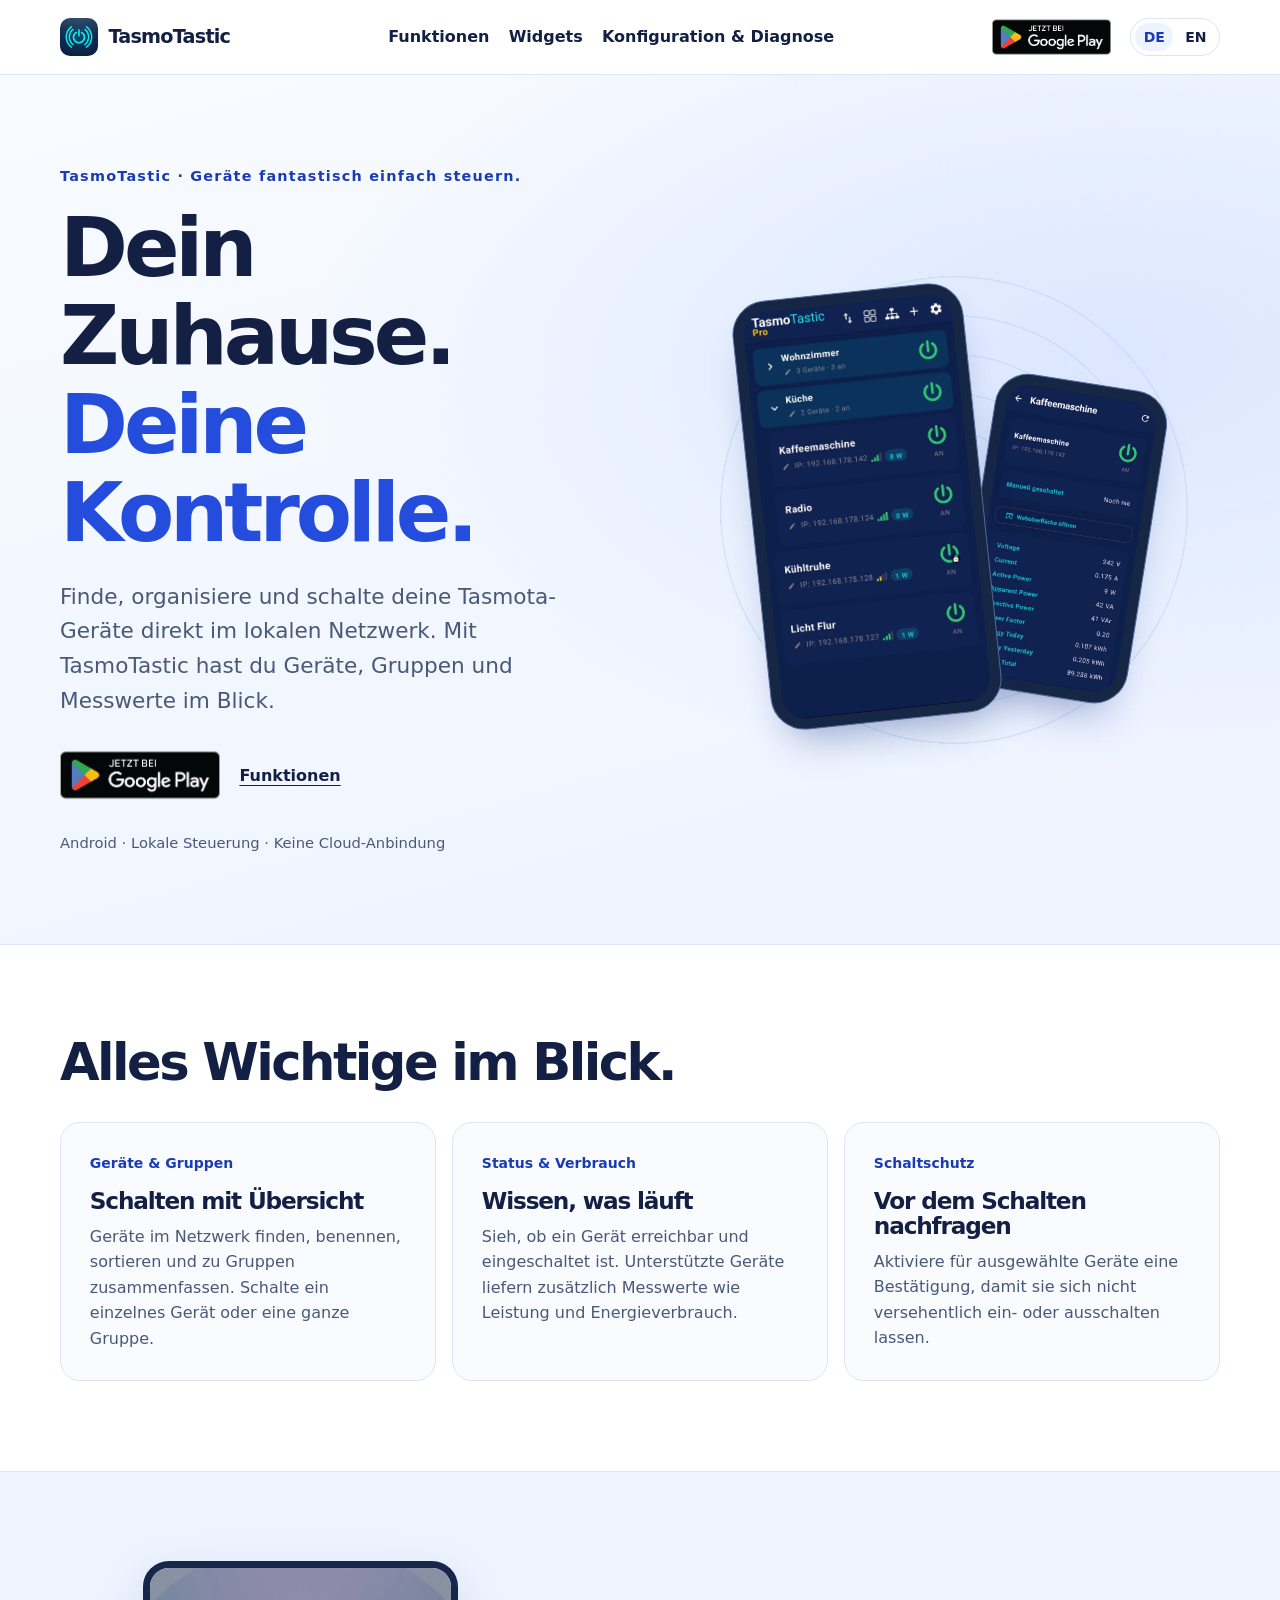
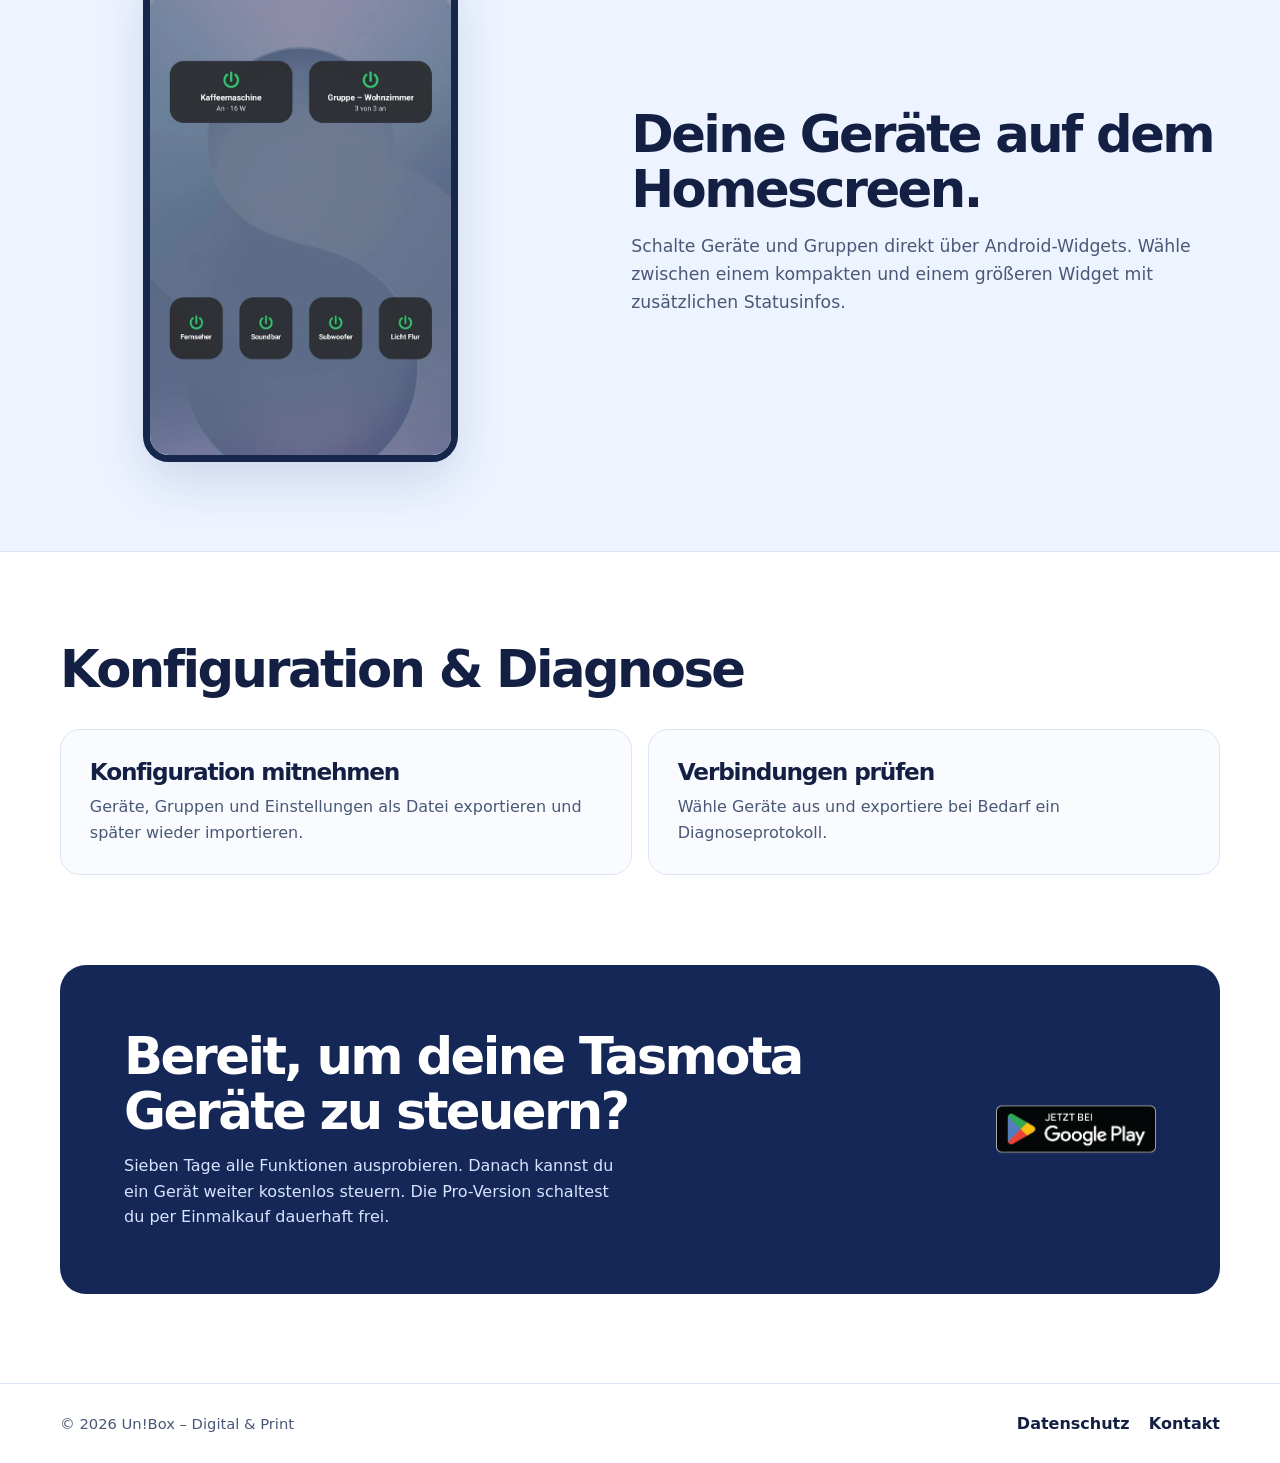
<file: index.html>
<!doctype html>
<html lang="de">
<head>
  <meta charset="utf-8">
  <meta name="viewport" content="width=device-width, initial-scale=1">
  <title>TasmoTastic · Tasmota für Android</title>
  <meta name="description" content="TasmoTastic für Android: Tasmota-Geräte im lokalen Netzwerk finden, gruppieren und steuern. Mit Widgets, Messwerten und Konfigurationssicherung.">
  <meta name="theme-color" content="#eef4ff">
  <meta property="og:title" content="TasmoTastic">
  <meta property="og:description" content="TasmoTastic für Android: Tasmota-Geräte im lokalen Netzwerk finden, gruppieren und steuern. Mit Widgets, Messwerten und Konfigurationssicherung.">
  <meta property="og:image" content="https://unbox-digital-print.github.io/tasmotastic/assets/icon.png">
  <link rel="canonical" href="https://unbox-digital-print.github.io/tasmotastic/">
  <link rel="alternate" hreflang="de" href="https://unbox-digital-print.github.io/tasmotastic/">
  <link rel="alternate" hreflang="en" href="https://unbox-digital-print.github.io/tasmotastic/en/">
  <link rel="icon" href="assets/icon.png">
  <link rel="stylesheet" href="style.css?v=2">
</head>
<body>
  <a class="skip" href="#main">Zum Inhalt</a>
  <header>
    <nav class="wrap nav" aria-label="Hauptnavigation">
      <a class="brand" href="index.html"><img src="assets/icon.png" width="38" height="38" alt="">TasmoTastic</a>
      <div class="nav-links"><a href="#features">Funktionen</a><a href="#widgets">Widgets</a><a href="#tools">Konfiguration &amp; Diagnose</a></div>
      <div class="nav-actions">
        <a class="play-badge play-badge-small" href="https://play.google.com/store/apps/details?id=com.unbox_digital_print.tasmotastic&amp;hl=de"><img src="assets/google-play-de.png" width="646" height="250" alt="Jetzt bei Google Play"></a>
        <div class="lang"><a href="index.html" hreflang="de" lang="de" aria-label="Deutsch" aria-current="page">DE</a>
        <a href="en/index.html" hreflang="en" lang="en" aria-label="English">EN</a></div>
      </div>
    </nav>
  </header>
  <main id="main">
    <div class="hero-zone">
      <section class="wrap hero" aria-labelledby="headline">
        <div>
          <p class="eyebrow">TasmoTastic · Geräte fantastisch einfach steuern.</p>
          <h1 id="headline">Dein Zuhause.<br><em>Deine Kontrolle.</em></h1>
          <p class="lead">Finde, organisiere und schalte deine Tasmota-Geräte direkt im lokalen Netzwerk. Mit TasmoTastic hast du Geräte, Gruppen und Messwerte im Blick.</p>
          <div class="actions"><a class="play-badge" href="https://play.google.com/store/apps/details?id=com.unbox_digital_print.tasmotastic&amp;hl=de"><img src="assets/google-play-de.png" width="646" height="250" alt="Jetzt bei Google Play"></a>
          <a class="secondary" href="#features">Funktionen</a></div>
          <p class="hero-facts">Android · Lokale Steuerung · Keine Cloud-Anbindung</p>
        </div>
        <figure class="hero-art">
          <div class="phones">
            <div class="phone front"><img src="assets/de-00.webp" width="900" height="1751" alt="TasmoTastic-Geräteliste mit Gruppen und Schaltzuständen"></div>
            <div class="phone back"><img src="assets/de-02.webp" width="900" height="1740" alt="Gerätedetails mit Messwerten einer Kaffeemaschine"></div>
          </div>
        </figure>
      </section>
    </div>
    <section class="wrap section" id="features" aria-labelledby="feature-title">
      <h2 id="feature-title">Alles Wichtige im Blick.</h2>
      <div class="features"><article class="feature"><p class="feature-mark">Geräte &amp; Gruppen</p><h3>Schalten mit Übersicht</h3><p>Geräte im Netzwerk finden, benennen, sortieren und zu Gruppen zusammenfassen. Schalte ein einzelnes Gerät oder eine ganze Gruppe.</p></article>
<article class="feature"><p class="feature-mark">Status &amp; Verbrauch</p><h3>Wissen, was läuft</h3><p>Sieh, ob ein Gerät erreichbar und eingeschaltet ist. Unterstützte Geräte liefern zusätzlich Messwerte wie Leistung und Energieverbrauch.</p></article>
<article class="feature"><p class="feature-mark">Schaltschutz</p><h3>Vor dem Schalten nachfragen</h3><p>Aktiviere für ausgewählte Geräte eine Bestätigung, damit sie sich nicht versehentlich ein- oder ausschalten lassen.</p></article></div>
    </section>
    <section class="spotlight section" id="widgets" aria-labelledby="widget-title">
      <div class="wrap spotlight-grid">
        <figure class="widget-image"><img src="assets/de-07.webp" width="782" height="1263" alt="Android-Homescreen mit kompakten und großen TasmoTastic-Widgets" loading="lazy"></figure>
        <div>
          <h2 id="widget-title">Deine Geräte auf dem Homescreen.</h2>
          <p class="section-intro">Schalte Geräte und Gruppen direkt über Android-Widgets. Wähle zwischen einem kompakten und einem größeren Widget mit zusätzlichen Statusinfos.</p>
        </div>
      </div>
    </section>
    <section class="wrap section" id="tools" aria-labelledby="tools-title">
      <h2 id="tools-title">Konfiguration &amp; Diagnose</h2>
      <div class="features tools-grid">
        <article class="feature">
          <h3>Konfiguration mitnehmen</h3>
          <p>Geräte, Gruppen und Einstellungen als Datei exportieren und später wieder importieren.</p>
        </article>
        <article class="feature">
          <h3>Verbindungen prüfen</h3>
          <p>Wähle Geräte aus und exportiere bei Bedarf ein Diagnoseprotokoll.</p>
        </article>
      </div>
    </section>
    <section class="wrap section download-section" aria-labelledby="download-title">
      <div class="cta">
        <div><h2 id="download-title">Bereit, um deine Tasmota Geräte zu steuern?</h2><p>Sieben Tage alle Funktionen ausprobieren. Danach kannst du ein Gerät weiter kostenlos steuern. Die Pro-Version schaltest du per Einmalkauf dauerhaft frei.</p></div>
        <a class="play-badge" href="https://play.google.com/store/apps/details?id=com.unbox_digital_print.tasmotastic&amp;hl=de"><img src="assets/google-play-de.png" width="646" height="250" alt="Jetzt bei Google Play"></a>
      </div>
    </section>
  </main>
  <footer>
    <div class="wrap footer-inner">
      <p>© 2026 Un!Box – Digital &amp; Print</p>
      <div class="footer-links"><a href="privacy.html">Datenschutz</a><a href="mailto:unbox.digital.printing@gmail.com">Kontakt</a></div>
    </div>
  </footer>
</body>
</html>
</file>
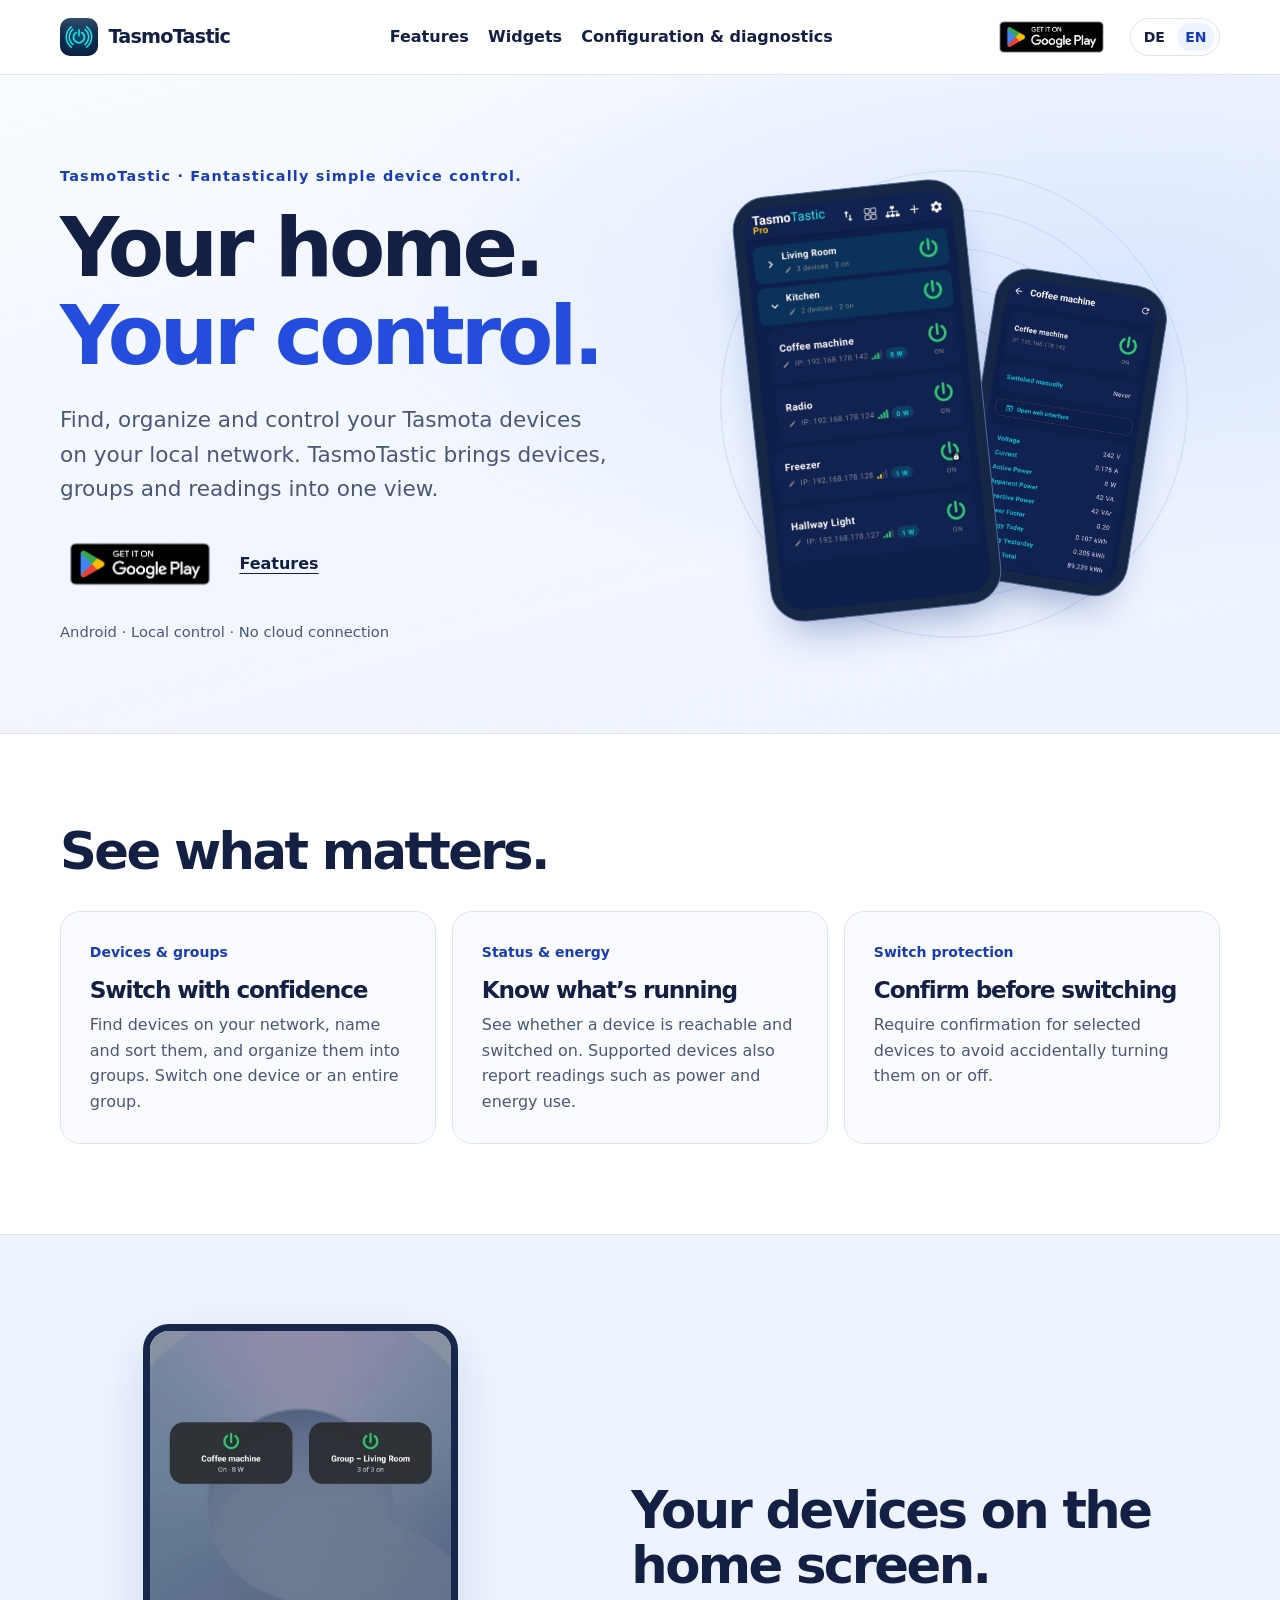
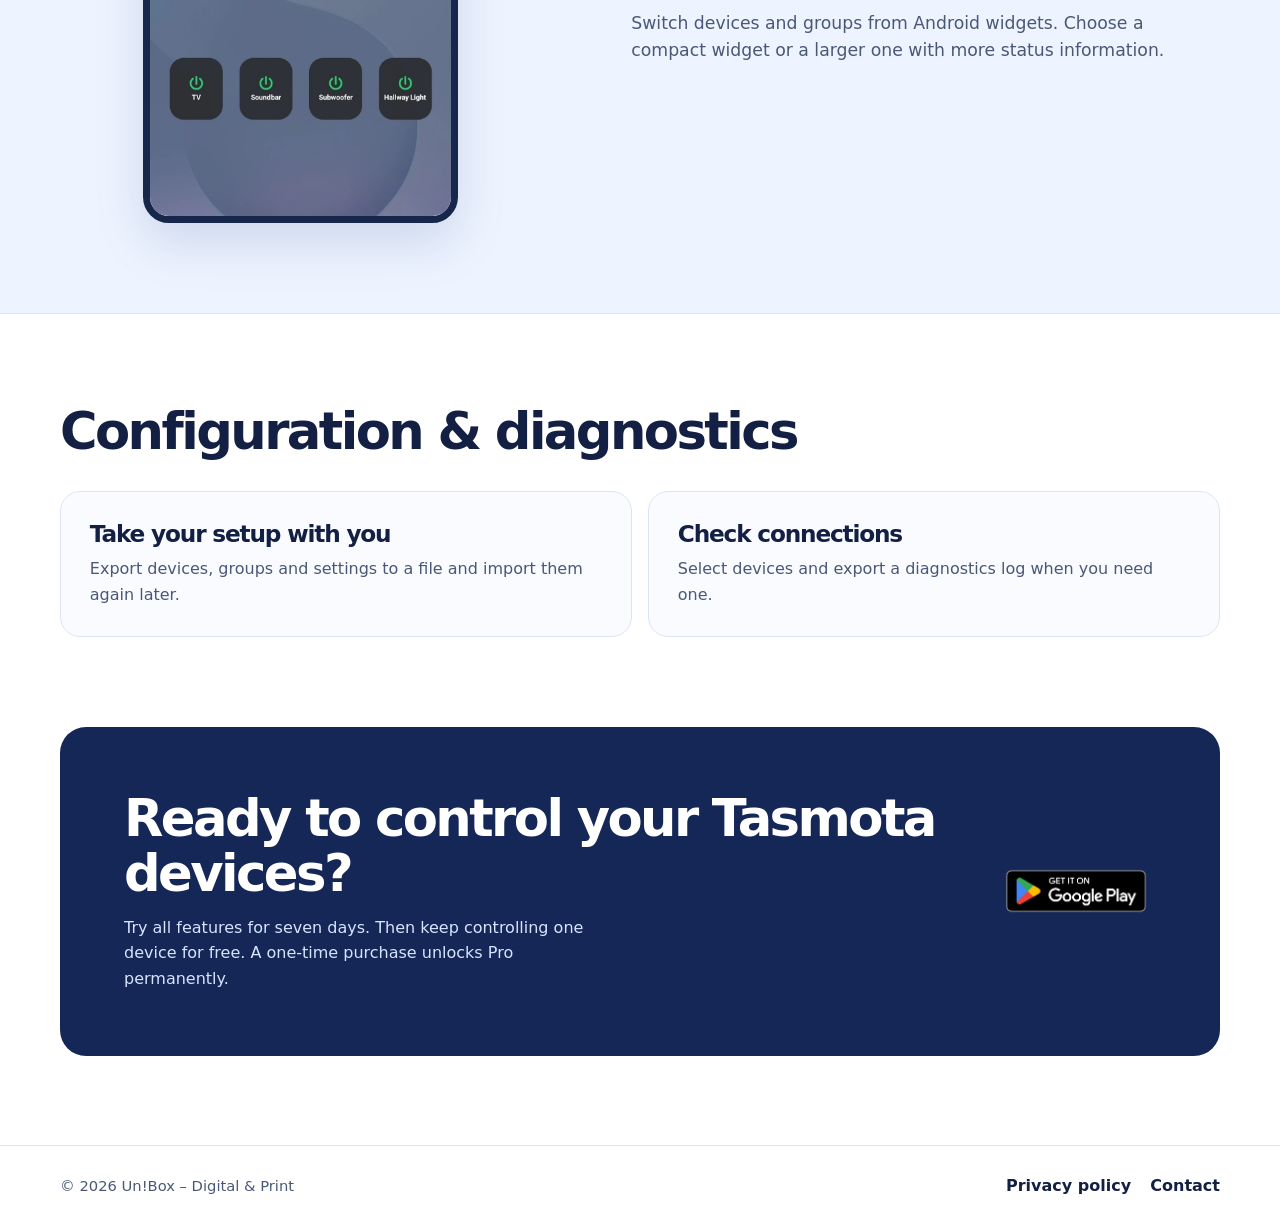
<file: en/index.html>
<!doctype html>
<html lang="en">
<head>
  <meta charset="utf-8">
  <meta name="viewport" content="width=device-width, initial-scale=1">
  <title>TasmoTastic · Tasmota for Android</title>
  <meta name="description" content="TasmoTastic for Android: discover, group and control Tasmota devices on your local network, with widgets, energy readings and configuration backups.">
  <meta name="theme-color" content="#eef4ff">
  <meta property="og:title" content="TasmoTastic">
  <meta property="og:description" content="TasmoTastic for Android: discover, group and control Tasmota devices on your local network, with widgets, energy readings and configuration backups.">
  <meta property="og:image" content="https://unbox-digital-print.github.io/tasmotastic/assets/icon.png">
  <link rel="canonical" href="https://unbox-digital-print.github.io/tasmotastic/en/">
  <link rel="alternate" hreflang="de" href="https://unbox-digital-print.github.io/tasmotastic/">
  <link rel="alternate" hreflang="en" href="https://unbox-digital-print.github.io/tasmotastic/en/">
  <link rel="icon" href="../assets/icon.png">
  <link rel="stylesheet" href="../style.css?v=2">
</head>
<body>
  <a class="skip" href="#main">Skip to content</a>
  <header>
    <nav class="wrap nav" aria-label="Main navigation">
      <a class="brand" href="../index.html"><img src="../assets/icon.png" width="38" height="38" alt="">TasmoTastic</a>
      <div class="nav-links"><a href="#features">Features</a><a href="#widgets">Widgets</a><a href="#tools">Configuration &amp; diagnostics</a></div>
      <div class="nav-actions">
        <a class="play-badge play-badge-small" href="https://play.google.com/store/apps/details?id=com.unbox_digital_print.tasmotastic&amp;hl=en"><img src="../assets/google-play-en.png" width="646" height="250" alt="Get it on Google Play"></a>
        <div class="lang"><a href="../index.html" hreflang="de" lang="de" aria-label="Deutsch">DE</a>
        <a href="../en/index.html" hreflang="en" lang="en" aria-label="English" aria-current="page">EN</a></div>
      </div>
    </nav>
  </header>
  <main id="main">
    <div class="hero-zone">
      <section class="wrap hero" aria-labelledby="headline">
        <div>
          <p class="eyebrow">TasmoTastic · Fantastically simple device control.</p>
          <h1 id="headline">Your home.<br><em>Your control.</em></h1>
          <p class="lead">Find, organize and control your Tasmota devices on your local network. TasmoTastic brings devices, groups and readings into one view.</p>
          <div class="actions"><a class="play-badge" href="https://play.google.com/store/apps/details?id=com.unbox_digital_print.tasmotastic&amp;hl=en"><img src="../assets/google-play-en.png" width="646" height="250" alt="Get it on Google Play"></a>
          <a class="secondary" href="#features">Features</a></div>
          <p class="hero-facts">Android · Local control · No cloud connection</p>
        </div>
        <figure class="hero-art">
          <div class="phones">
            <div class="phone front"><img src="../assets/en-00.webp" width="900" height="1735" alt="TasmoTastic device list with groups and power states"></div>
            <div class="phone back"><img src="../assets/en-02.webp" width="900" height="1729" alt="Coffee machine details and energy readings"></div>
          </div>
        </figure>
      </section>
    </div>
    <section class="wrap section" id="features" aria-labelledby="feature-title">
      <h2 id="feature-title">See what matters.</h2>
      <div class="features"><article class="feature"><p class="feature-mark">Devices &amp; groups</p><h3>Switch with confidence</h3><p>Find devices on your network, name and sort them, and organize them into groups. Switch one device or an entire group.</p></article>
<article class="feature"><p class="feature-mark">Status &amp; energy</p><h3>Know what’s running</h3><p>See whether a device is reachable and switched on. Supported devices also report readings such as power and energy use.</p></article>
<article class="feature"><p class="feature-mark">Switch protection</p><h3>Confirm before switching</h3><p>Require confirmation for selected devices to avoid accidentally turning them on or off.</p></article></div>
    </section>
    <section class="spotlight section" id="widgets" aria-labelledby="widget-title">
      <div class="wrap spotlight-grid">
        <figure class="widget-image"><img src="../assets/en-07.webp" width="900" height="1450" alt="Android home screen with compact and large TasmoTastic widgets" loading="lazy"></figure>
        <div>
          <h2 id="widget-title">Your devices on the home screen.</h2>
          <p class="section-intro">Switch devices and groups from Android widgets. Choose a compact widget or a larger one with more status information.</p>
        </div>
      </div>
    </section>
    <section class="wrap section" id="tools" aria-labelledby="tools-title">
      <h2 id="tools-title">Configuration &amp; diagnostics</h2>
      <div class="features tools-grid">
        <article class="feature">
          <h3>Take your setup with you</h3>
          <p>Export devices, groups and settings to a file and import them again later.</p>
        </article>
        <article class="feature">
          <h3>Check connections</h3>
          <p>Select devices and export a diagnostics log when you need one.</p>
        </article>
      </div>
    </section>
    <section class="wrap section download-section" aria-labelledby="download-title">
      <div class="cta">
        <div><h2 id="download-title">Ready to control your Tasmota devices?</h2><p>Try all features for seven days. Then keep controlling one device for free. A one-time purchase unlocks Pro permanently.</p></div>
        <a class="play-badge" href="https://play.google.com/store/apps/details?id=com.unbox_digital_print.tasmotastic&amp;hl=en"><img src="../assets/google-play-en.png" width="646" height="250" alt="Get it on Google Play"></a>
      </div>
    </section>
  </main>
  <footer>
    <div class="wrap footer-inner">
      <p>© 2026 Un!Box – Digital &amp; Print</p>
      <div class="footer-links"><a href="../privacy.html">Privacy policy</a><a href="mailto:unbox.digital.printing@gmail.com">Contact</a></div>
    </div>
  </footer>
</body>
</html>
</file>
<file: style.css>
:root {
  color-scheme: light;
  --ink: #132044;
  --muted: #4a5877;
  --accent: #244ddd;
  --accent-dark: #193cb6;
  --ice: #eef4ff;
  --line: #dce5f6;
  --white: #fff;
  --max: 1160px;
}
* { box-sizing: border-box; }
html { scroll-behavior: smooth; }
body { margin: 0; color: var(--ink); background: var(--white); font: 1rem/1.6 "Segoe UI", system-ui, sans-serif; }
a { color: inherit; }
a:focus-visible, summary:focus-visible { outline: 3px solid #5b68f7; outline-offset: 5px; }
img { display: block; max-width: 100%; height: auto; }
h1,h2,h3,p,figure { margin: 0; }
h1,h2,h3 { letter-spacing: -.05em; line-height: 1.08; }
h1 { font-size: clamp(3rem, 6.4vw, 6.15rem); font-weight: 780; }
h2 { font-size: clamp(2.15rem, 4vw, 3.65rem); font-weight: 760; }
h3 { font-size: 1.45rem; }
p { color: var(--muted); }
a[id], section[id] { scroll-margin-top: 6rem; }
.wrap { width: min(var(--max), calc(100% - 3rem)); margin-inline: auto; }
.skip { position: absolute; z-index: 4; left: 1rem; top: 1rem; background: white; padding: .5rem 1rem; transform: translateY(-180%); }
.skip:focus { transform: none; }
header { background: white; border-bottom: 1px solid var(--line); }
.nav { min-height: 74px; display: flex; align-items: center; gap: 1.6rem; justify-content: space-between; padding-block: .65rem; }
.brand { display: inline-flex; gap: .65rem; align-items: center; font-size: 1.2rem; font-weight: 800; letter-spacing: -.04em; text-decoration: none; }
.brand img { width: 38px; height: 38px; border-radius: 10px; }
.nav-links, .nav-actions, .actions, .footer-links { display: flex; flex-wrap: wrap; align-items: center; gap: 1.2rem; }
.nav-links a, .footer-links a { text-decoration: none; font-weight: 620; }
.nav-links a:hover, .footer-links a:hover { color: var(--accent); text-decoration: underline; }
.lang { display: inline-flex; gap: .2rem; padding: .24rem; border: 1px solid var(--line); border-radius: 999px; }
.lang a { text-decoration: none; padding: .2rem .54rem; font-size: .875rem; font-weight: 720; border-radius: 999px; }
.lang [aria-current] { background: var(--ice); color: var(--accent-dark); }
.play-badge { display: inline-flex; width: max-content; max-width: 100%; }
.play-badge img { width: auto; height: 62px; }
.play-badge-small img { height: 46px; }
.play-badge:hover { outline: 2px solid currentColor; border-radius: 8px; }
.secondary { font-weight: 730; text-underline-offset: .23em; }
.hero-zone { background: radial-gradient(ellipse at 87% 32%, #dbe7ff 0, transparent 51%), linear-gradient(165deg, #f8fbff, #edf3ff); border-bottom: 1px solid var(--line); }
.hero { min-height: 620px; display: grid; grid-template-columns: 1.03fr .97fr; align-items: center; gap: clamp(1.5rem,5vw,5rem); padding-block: clamp(3rem,7vw,6rem); }
.eyebrow { font-weight: 800; color: var(--accent-dark); font-size: .9rem; letter-spacing: .085em; margin-bottom: 1rem; }
h1 em { font-style: normal; color: var(--accent); }
.lead { font-size: clamp(1.1rem, 1.7vw, 1.35rem); max-width: 40ch; margin-block: 1.4rem 1.65rem; }
.hero-facts { margin-top: 1.55rem; font-size: .92rem; color: var(--muted); }
.hero-art { position: relative; display: grid; grid-template-columns: minmax(0,1fr); place-items: center; min-width: 0; padding: 1.1rem 0 1.5rem; }
.hero-art::before { content: ""; position: absolute; width: 93%; aspect-ratio: 1; background: repeating-radial-gradient(circle, transparent 0 37px, #b4c8f05e 38px 39px); border-radius: 50%; }
.phones { position: relative; display: grid; grid-template-columns: minmax(0,1fr) minmax(0,.75fr); align-items: center; width: min(100%, 430px); padding: 0 .75rem; }
.phone { padding: clamp(5px,1vw,10px); background: #162645; border: 1px solid #536a98; border-radius: clamp(19px,3vw,34px); box-shadow: 0 24px 42px -18px #213f8a77; }
.phone img { width: 100%; border-radius: clamp(12px,2.1vw,24px); }
.phone.front { transform: rotate(-6deg); z-index: 1; }
.phone.back { transform: translate(-5%, 10%) rotate(9deg); }
.section { padding-block: clamp(3.5rem,7vw,6.6rem); }
.section-intro { max-width: 35rem; margin-top: 1rem; font-size: 1.08rem; }
.features { display: grid; grid-template-columns: repeat(3,minmax(0,1fr)); gap: 1rem; margin-top: 2rem; }
.feature { border: 1px solid var(--line); border-radius: 20px; padding: clamp(1.1rem, 2.5vw, 1.8rem); background: #f9fbff; }
.feature-mark { color: var(--accent-dark); font-weight: 770; font-size: .875rem; margin-bottom: .85rem; }
.feature p:last-child { margin-top: .65rem; }
.spotlight { background: var(--ice); border-block: 1px solid var(--line); }
.spotlight-grid { display: grid; grid-template-columns: .9fr 1.1fr; gap: clamp(2rem,7vw,7.5rem); align-items: center; }
.widget-image { width: min(100%, 315px); margin-inline: auto; }
.widget-image img { width: 100%; height: auto; border-radius: 26px; border: 7px solid #17274b; box-shadow: 0 20px 50px #23458a29; }
.tools-grid { grid-template-columns: repeat(2, minmax(0, 1fr)); }
.download-section { padding-top: 0; }
.cta { background: #152757; color: white; border-radius: 26px; padding: clamp(1.6rem,5vw,4rem); display: grid; grid-template-columns: 1fr auto; align-items: center; gap: 1.6rem; }
.cta p { color: #d7e4ff; margin-top: .85rem; max-width: 49ch; }
footer { border-top: 1px solid var(--line); }
.footer-inner { padding-block: 1.65rem; display: flex; flex-wrap: wrap; gap: 1rem 1.6rem; justify-content: space-between; align-items: center; }
.footer-inner p { font-size: .92rem; }
@media (max-width: 1020px) { .nav-links { display: none; } .hero { min-height: auto; } }
@media (max-width: 680px) {
  .wrap { width: calc(100% - 2rem); }
  .nav { gap: .55rem; min-height: 62px; }
  .nav-actions { gap: .45rem; }
  .nav-actions .play-badge { display: none; }
  .hero, .spotlight-grid, .cta { grid-template-columns: 1fr; }
  .hero { padding-block: 2.8rem 2rem; gap: 1.25rem; }
  .phones { width: min(83%, 345px); }
  .features { grid-template-columns: 1fr; }
  .spotlight-grid .widget-image { order: 2; }
  .widget-image { width: min(74%, 270px); }
  .cta .play-badge { justify-self: start; }
}
@media (prefers-reduced-motion: reduce) { html { scroll-behavior: auto; } }
</file>
